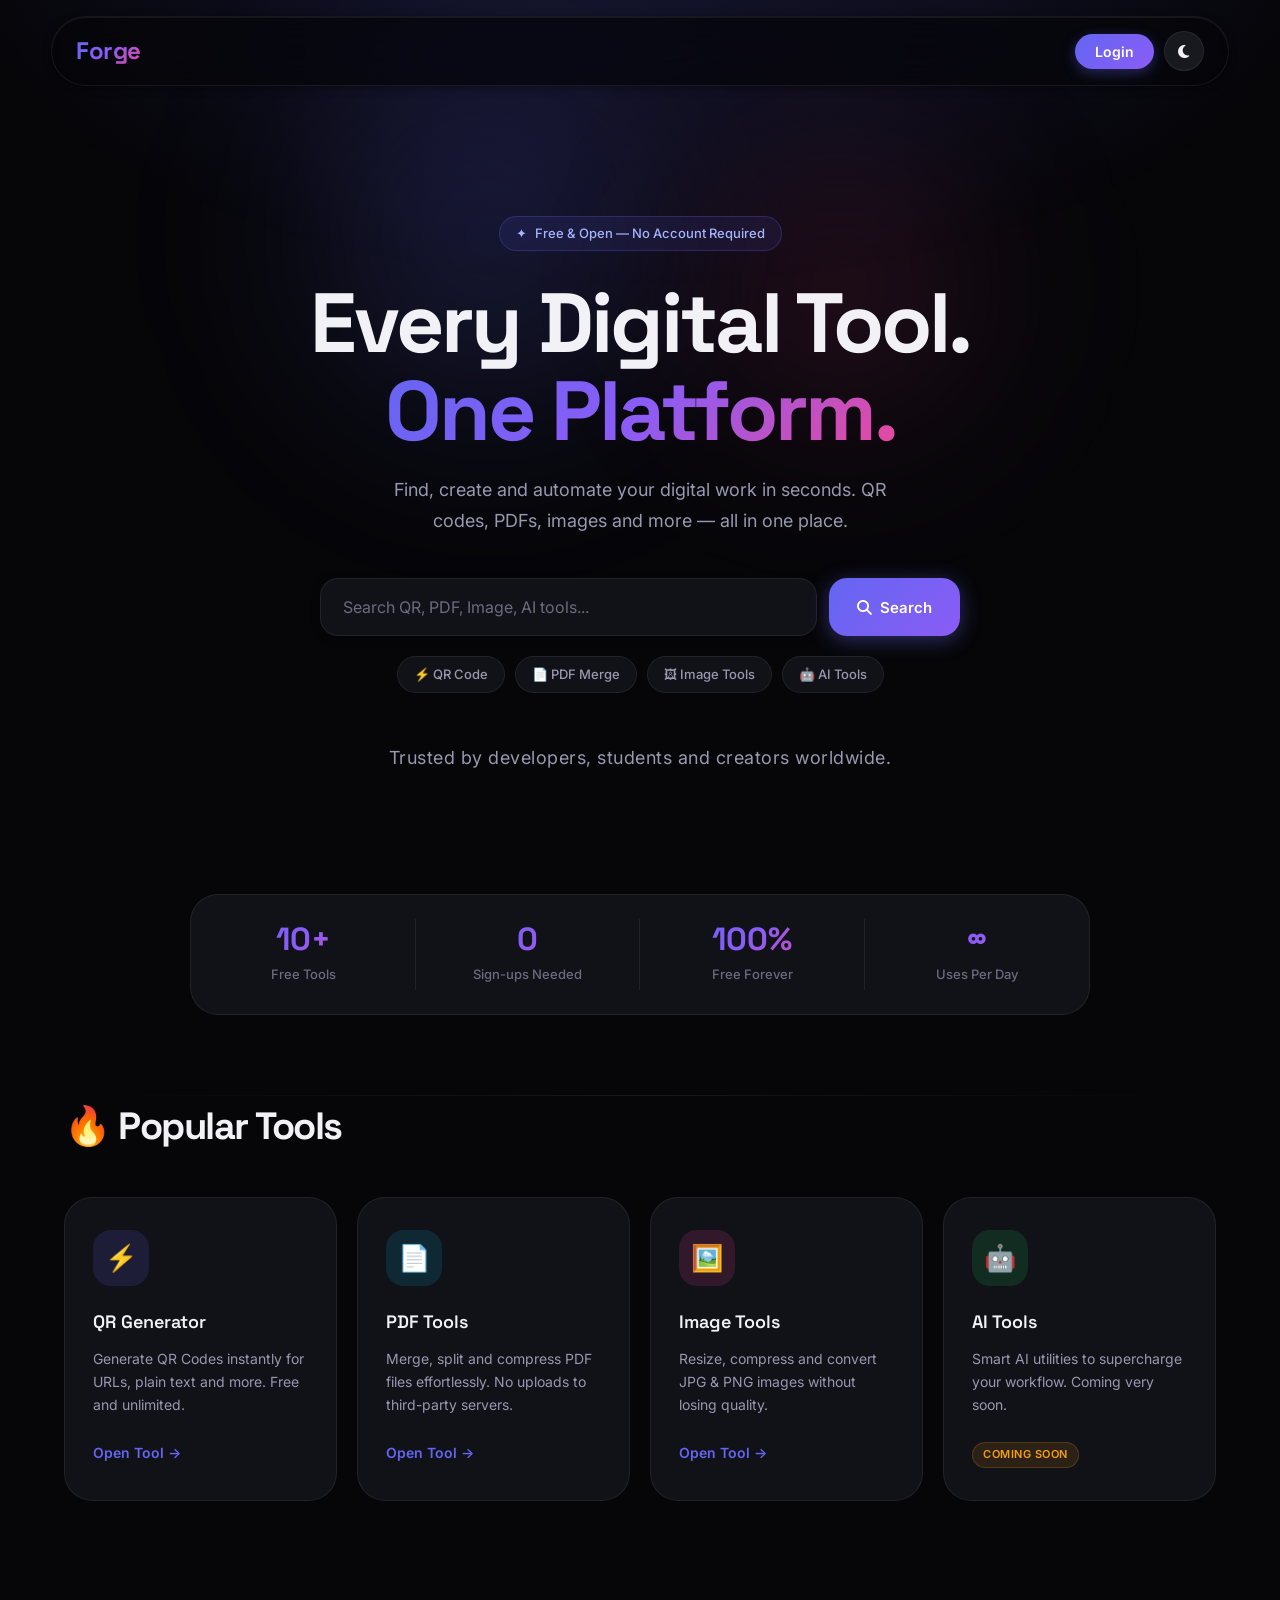
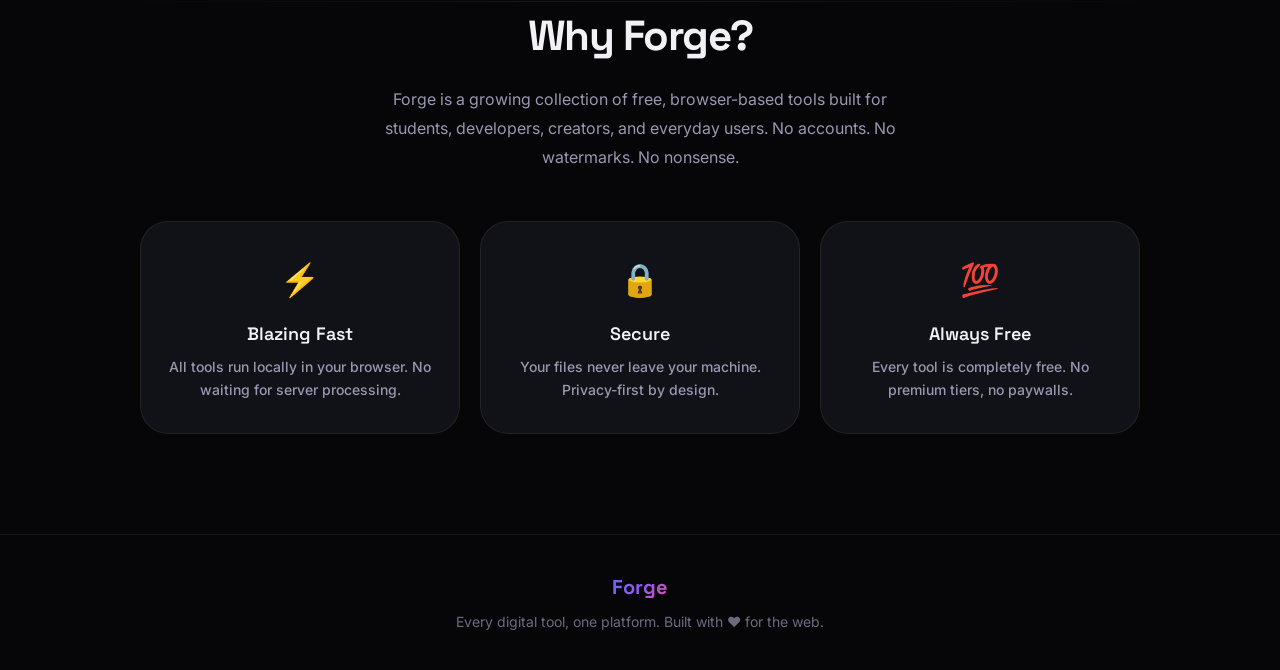
<file: frontend/index.html>
<!DOCTYPE html>
<html lang="en">

<head>
    <meta charset="UTF-8">
    <meta name="viewport" content="width=device-width, initial-scale=1.0">
    <meta name="description" content="Forge — Every digital tool you need in one place. QR generators, PDF tools, image compressors and more. Free, fast and secure.">
    <title>Forge — Every Digital Tool. One Platform.</title>

    <!-- Font Awesome -->
    <link rel="stylesheet" href="https://cdnjs.cloudflare.com/ajax/libs/font-awesome/6.7.2/css/all.min.css">

    <!-- CSS -->
    <link rel="stylesheet" href="style.css">
</head>

<body>

    <!-- NAVBAR -->
    <nav class="navbar">

        <div class="logo">Forge</div>

        <div class="nav-right">
            <button class="login-btn" id="loginBtn">Login</button>
            <button class="theme-btn" id="themeBtn">
                <i class="fa-solid fa-moon" id="themeIcon"></i>
            </button>
        </div>

    </nav>


    <!-- HERO SECTION -->
    <section class="hero">

        <div class="hero-badge">
            <span>✦</span> Free &amp; Open — No Account Required
        </div>

        <h1>
            Every Digital Tool.<br>
            <span class="gradient-text">One Platform.</span>
        </h1>

        <p>
            Find, create and automate your digital work in seconds.
            QR codes, PDFs, images and more — all in one place.
        </p>

        <div class="hero-search">
            <input
                type="text"
                id="searchInput"
                placeholder="Search QR, PDF, Image, AI tools...">
            <button class="search-btn" id="searchBtn">
                <i class="fa-solid fa-magnifying-glass"></i>&nbsp; Search
            </button>
        </div>

        <div class="popular-tags">
            <a href="qr.html">⚡ QR Code</a>
            <a href="pdf.html">📄 PDF Merge</a>
            <a href="image.html">🖼 Image Tools</a>
            <a href="#">🤖 AI Tools</a>
        </div>

        <p class="hero-footer">
            Trusted by developers, students and creators worldwide.
        </p>

    </section>


    <!-- STATS BAR -->
    <div class="stats-bar reveal">
        <div class="stat-item">
            <span class="stat-number">10+</span>
            <span class="stat-label">Free Tools</span>
        </div>
        <div class="stat-item">
            <span class="stat-number">0</span>
            <span class="stat-label">Sign-ups Needed</span>
        </div>
        <div class="stat-item">
            <span class="stat-number">100%</span>
            <span class="stat-label">Free Forever</span>
        </div>
        <div class="stat-item">
            <span class="stat-number">∞</span>
            <span class="stat-label">Uses Per Day</span>
        </div>
    </div>


    <hr class="divider">


    <!-- POPULAR TOOLS -->
    <section class="tools">

        <h2>🔥 Popular Tools</h2>

        <div class="tools-grid">

            <!-- QR Generator -->
            <div class="tool-card">
                <div class="tool-icon purple">⚡</div>
                <h3>QR Generator</h3>
                <p>Generate QR Codes instantly for URLs, plain text and more. Free and unlimited.</p>
                <a href="qr.html">Open Tool &rarr;</a>
            </div>

            <!-- PDF Merge -->
            <div class="tool-card">
                <div class="tool-icon blue">📄</div>
                <h3>PDF Tools</h3>
                <p>Merge, split and compress PDF files effortlessly. No uploads to third-party servers.</p>
                <a href="pdf.html">Open Tool &rarr;</a>
            </div>

            <!-- Image Tools -->
            <div class="tool-card">
                <div class="tool-icon pink">🖼️</div>
                <h3>Image Tools</h3>
                <p>Resize, compress and convert JPG &amp; PNG images without losing quality.</p>
                <a href="image.html">Open Tool &rarr;</a>
            </div>

            <!-- AI Tools -->
            <div class="tool-card">
                <div class="tool-icon green">🤖</div>
                <h3>AI Tools</h3>
                <p>Smart AI utilities to supercharge your workflow. Coming very soon.</p>
                <span class="badge-soon">Coming Soon</span>
            </div>

        </div>

    </section>


    <hr class="divider">


    <!-- ABOUT FORGE -->
    <section class="about reveal">

        <h2>Why Forge?</h2>

        <p>
            Forge is a growing collection of free, browser-based tools
            built for students, developers, creators, and everyday users.
            No accounts. No watermarks. No nonsense.
        </p>

        <div class="about-features">

            <div class="feature">
                <span class="feature-icon">⚡</span>
                <div class="feature-title">Blazing Fast</div>
                <div class="feature-desc">All tools run locally in your browser. No waiting for server processing.</div>
            </div>

            <div class="feature">
                <span class="feature-icon">🔒</span>
                <div class="feature-title">Secure</div>
                <div class="feature-desc">Your files never leave your machine. Privacy-first by design.</div>
            </div>

            <div class="feature">
                <span class="feature-icon">💯</span>
                <div class="feature-title">Always Free</div>
                <div class="feature-desc">Every tool is completely free. No premium tiers, no paywalls.</div>
            </div>

        </div>

    </section>


    <!-- FOOTER -->
    <footer class="footer">
        <div class="footer-brand">Forge</div>
        <p>Every digital tool, one platform. Built with ❤️ for the web.</p>
    </footer>


    <script src="tools.js"></script>
    <script src="theme.js"></script>
    <script>
        // Scroll reveal
        const observer = new IntersectionObserver((entries) => {
            entries.forEach(el => {
                if (el.isIntersecting) {
                    el.target.classList.add('visible');
                }
            });
        }, { threshold: 0.1 });
        document.querySelectorAll('.reveal').forEach(el => observer.observe(el));

        // Navbar scroll effect
        const navbar = document.querySelector('.navbar');
        window.addEventListener('scroll', () => {
            navbar.classList.toggle('scrolled', window.scrollY > 20);
        });
    </script>

</body>
</html>
</file>
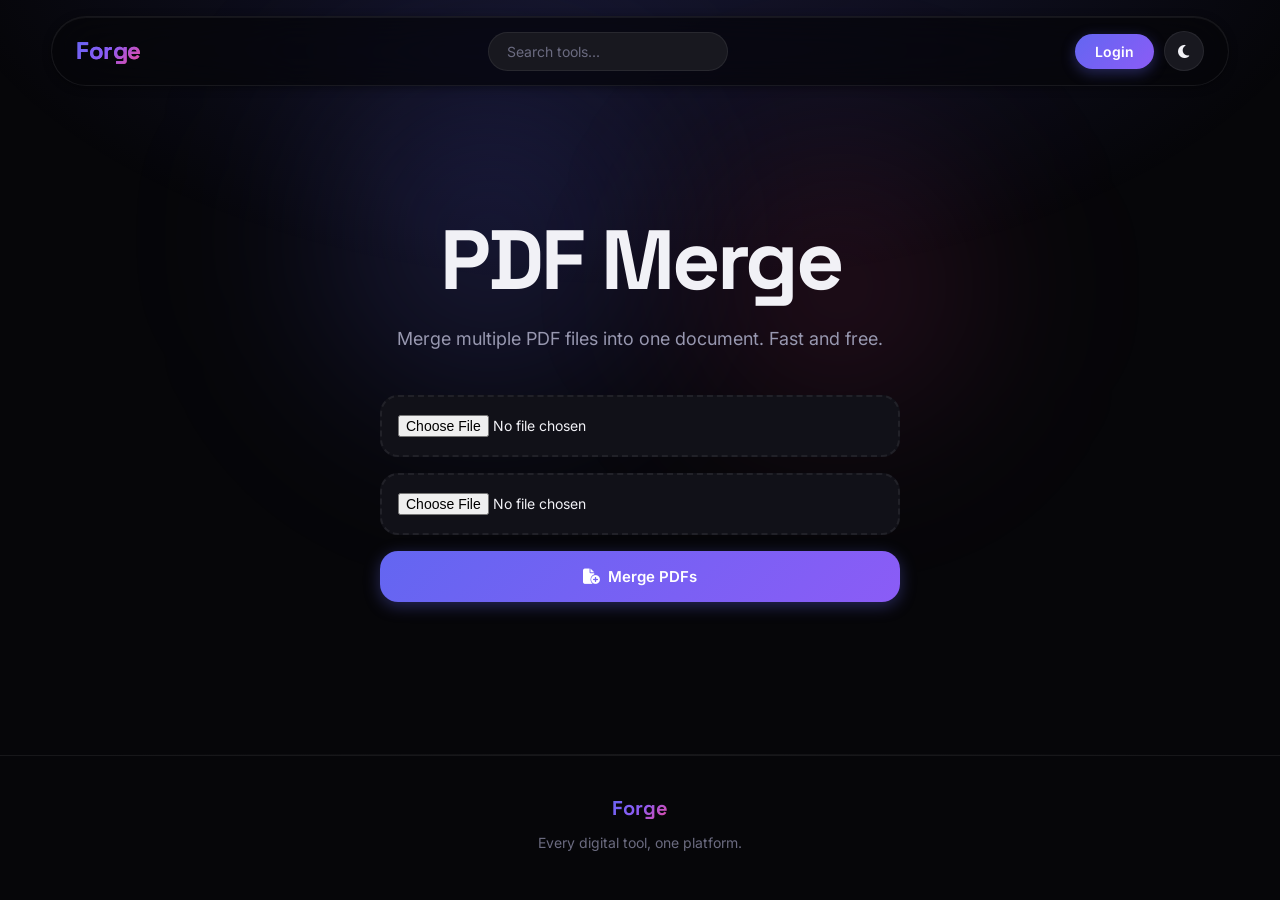
<file: frontend/pdf.html>
<!DOCTYPE html>
<html lang="en">

<head>
    <meta charset="UTF-8">
    <meta name="viewport" content="width=device-width, initial-scale=1.0">
    <meta name="description" content="Merge multiple PDF files into one document. Free, fast, no sign-up.">
    <title>PDF Merge | Forge</title>

    <link rel="stylesheet" href="https://cdnjs.cloudflare.com/ajax/libs/font-awesome/6.7.2/css/all.min.css">
    <link rel="stylesheet" href="style.css">
</head>

<body>

    <!-- NAVBAR -->
    <nav class="navbar">
        <div class="logo">
            <a href="index.html">Forge</a>
        </div>
        <div class="search-box">
            <input type="text" placeholder="Search tools...">
        </div>
        <div class="nav-right">
            <button class="login-btn">Login</button>
            <button class="theme-btn" id="themeBtn">
                <i class="fa-solid fa-moon" id="themeIcon"></i>
            </button>
        </div>
    </nav>

    <!-- HERO -->
    <section class="hero">

        <h1>PDF Merge</h1>

        <p>Merge multiple PDF files into one document. Fast and free.</p>

        <div class="pdf-upload">
            <input type="file" id="pdf1" accept=".pdf">
            <input type="file" id="pdf2" accept=".pdf">
            <button id="mergeBtn">
                <i class="fa-solid fa-file-circle-plus"></i>&nbsp; Merge PDFs
            </button>
        </div>

        <p id="statusMessage" class="error-message"></p>

    </section>

    <hr class="divider">

    <!-- FOOTER -->
    <footer class="footer">
        <div class="footer-brand">Forge</div>
        <p>Every digital tool, one platform.</p>
    </footer>

    <script src="pdf.js"></script>
    <script src="theme.js"></script>

</body>
</html>
</file>
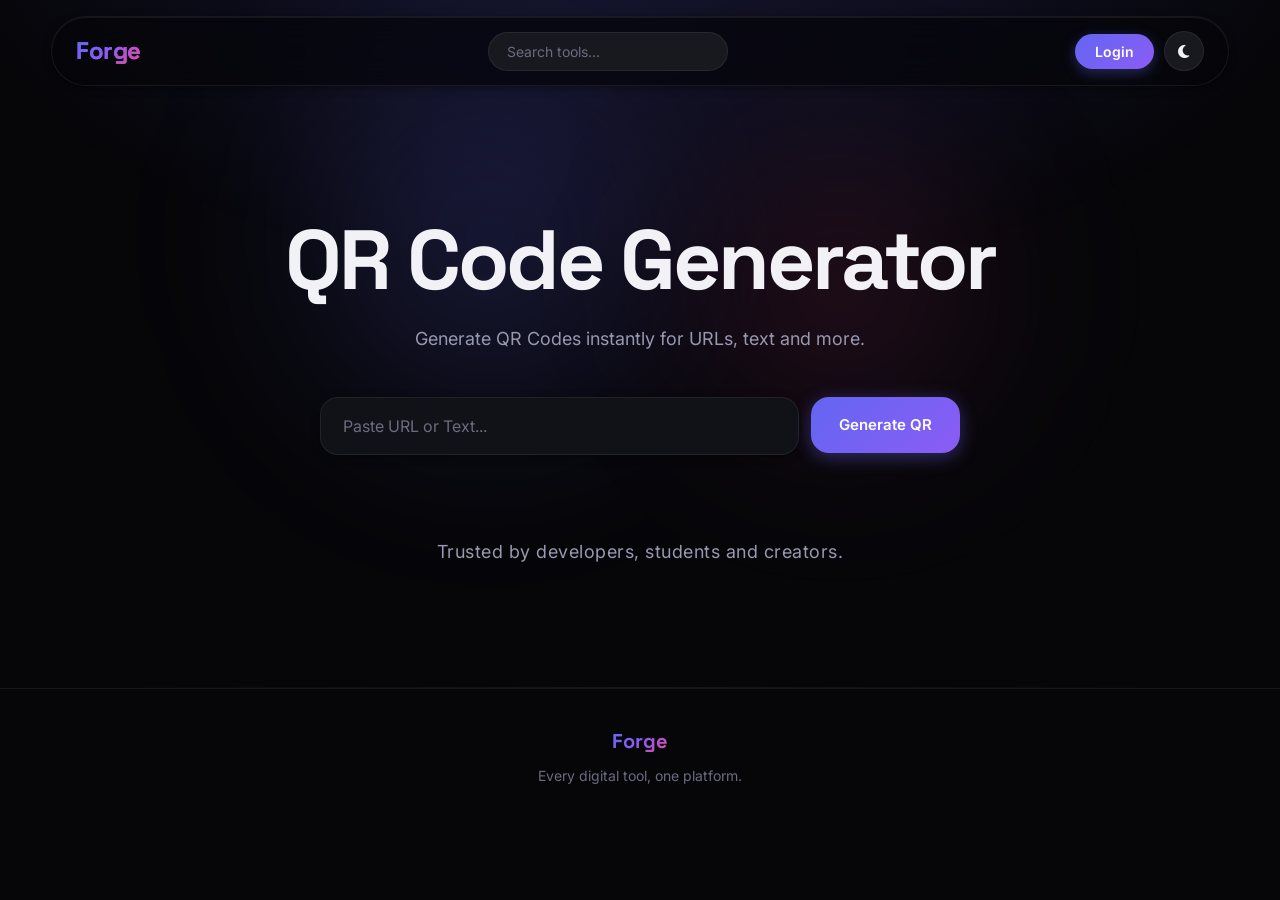
<file: frontend/qr.html>
<!DOCTYPE html>
<html lang="en">

<head>
    <meta charset="UTF-8">
    <meta name="viewport" content="width=device-width, initial-scale=1.0">
    <meta name="description" content="Generate QR Codes instantly for URLs, text and more. Free, unlimited, no sign-up required.">
    <title>QR Generator | Forge</title>

    <link rel="stylesheet" href="https://cdnjs.cloudflare.com/ajax/libs/font-awesome/6.7.2/css/all.min.css">
    <link rel="stylesheet" href="style.css">
</head>

<body>

    <!-- NAVBAR -->
    <nav class="navbar">
        <div class="logo">
            <a href="index.html">Forge</a>
        </div>
        <div class="search-box">
            <input type="text" placeholder="Search tools...">
        </div>
        <div class="nav-right">
            <button class="login-btn">Login</button>
            <button class="theme-btn" id="themeBtn">
                <i class="fa-solid fa-moon" id="themeIcon"></i>
            </button>
        </div>
    </nav>

    <!-- QR GENERATOR -->
    <section class="hero">

        <h1>QR Code Generator</h1>

        <p>Generate QR Codes instantly for URLs, text and more.</p>

        <div class="hero-search">
            <input
                id="qrInput"
                type="text"
                placeholder="Paste URL or Text...">
            <button id="generateBtn">Generate QR</button>
        </div>

        <!-- ERROR MESSAGE -->
        <p id="errorMessage" class="error-message"></p>

        <!-- QR RESULT -->
        <div id="qrCard" class="qr-result" style="display: none;">
            <img id="qrImage" alt="Generated QR Code">
            <h3>QR Generated Successfully</h3>
            <button id="downloadBtn">
                <i class="fa-solid fa-download"></i>&nbsp; Download PNG
            </button>
        </div>

        <p class="hero-footer">
            Trusted by developers, students and creators.
        </p>

    </section>

    <hr class="divider">

    <!-- FOOTER -->
    <footer class="footer">
        <div class="footer-brand">Forge</div>
        <p>Every digital tool, one platform.</p>
    </footer>

    <script src="script.js"></script>
    <script src="theme.js"></script>

</body>
</html>
</file>
<file: frontend/style.css>
/* GOOGLE FONTS */
@import url('https://fonts.googleapis.com/css2?family=Inter:wght@300;400;500;600;700;800;900&family=Space+Grotesk:wght@400;500;600;700&display=swap');

/* ROOT VARIABLES */
:root {
    --bg: #060609;
    --surface: #111118;
    --surface2: #18181f;
    --surface-hover: #1e1e28;
    --border: rgba(255,255,255,.07);
    --text: #f1f1f6;
    --text-muted: #6b6b80;
    --secondary: #9898b0;
    --accent: #6366f1;
    --accent2: #8b5cf6;
    --pink: #ec4899;
    --gradient-hero: linear-gradient(135deg, #6366f1 0%, #8b5cf6 50%, #ec4899 100%);
    --gradient-card: linear-gradient(135deg, rgba(99,102,241,.12) 0%, rgba(139,92,246,.06) 100%);
    --gradient-btn: linear-gradient(135deg, #6366f1 0%, #8b5cf6 100%);
    --gradient-bg: radial-gradient(ellipse 80% 60% at 50% -10%, rgba(99,102,241,.18) 0%, transparent 70%);
    --success: #22c55e;
    --warning: #f59e0b;
    --danger: #ef4444;
    --radius-sm: 10px;
    --radius: 18px;
    --radius-lg: 28px;
    --shadow-sm: 0 2px 8px rgba(0,0,0,.4);
    --shadow-md: 0 8px 32px rgba(0,0,0,.5);
    --shadow-lg: 0 24px 64px rgba(0,0,0,.6);
    --shadow-glow: 0 0 40px rgba(99,102,241,.25);
    --transition: .3s cubic-bezier(.4,0,.2,1);
    --navbar-bg: rgba(6,6,9,.75);
}

body.light {
    --bg: #f4f4f9;
    --surface: #ffffff;
    --surface2: #f8f8fc;
    --surface-hover: #f0f0f8;
    --border: rgba(0,0,0,.08);
    --text: #0f0f1a;
    --text-muted: #8888a8;
    --secondary: #55557a;
    --gradient-bg: radial-gradient(ellipse 80% 60% at 50% -10%, rgba(99,102,241,.12) 0%, transparent 70%);
    --shadow-sm: 0 2px 8px rgba(0,0,0,.08);
    --shadow-md: 0 8px 32px rgba(0,0,0,.12);
    --shadow-lg: 0 24px 64px rgba(0,0,0,.15);
    --shadow-glow: 0 0 40px rgba(99,102,241,.15);
    --navbar-bg: rgba(255,255,255,.82);
}

*, *::before, *::after { margin: 0; padding: 0; box-sizing: border-box; }
html { scroll-behavior: smooth; }

body {
    font-family: 'Inter', sans-serif;
    background: var(--bg);
    color: var(--text);
    line-height: 1.6;
    transition: background var(--transition), color var(--transition);
    overflow-x: hidden;
}
body::before {
    content: '';
    position: fixed;
    inset: 0;
    background: var(--gradient-bg);
    pointer-events: none;
    z-index: 0;
}

::-webkit-scrollbar { width: 5px; }
::-webkit-scrollbar-track { background: var(--bg); }
::-webkit-scrollbar-thumb { background: var(--accent); border-radius: 99px; }
::selection { background: rgba(99,102,241,.35); color: #fff; }

/* NAVBAR */
.navbar {
    position: sticky;
    top: 16px;
    width: 92%;
    max-width: 1280px;
    margin: 16px auto 0;
    padding: 14px 24px;
    display: flex;
    justify-content: space-between;
    align-items: center;
    background: var(--navbar-bg);
    backdrop-filter: blur(24px) saturate(180%);
    -webkit-backdrop-filter: blur(24px) saturate(180%);
    border: 1px solid var(--border);
    border-radius: 100px;
    z-index: 1000;
    transition: all var(--transition);
    box-shadow: var(--shadow-sm), inset 0 1px 0 rgba(255,255,255,.06);
}

.logo {
    font-family: 'Space Grotesk', sans-serif;
    font-size: 24px;
    font-weight: 700;
    letter-spacing: -.5px;
    background: var(--gradient-hero);
    -webkit-background-clip: text;
    -webkit-text-fill-color: transparent;
    background-clip: text;
    cursor: pointer;
    transition: opacity var(--transition);
    text-decoration: none;
}
.logo:hover { opacity: .8; }
.logo a { text-decoration: none; background: var(--gradient-hero); -webkit-background-clip: text; -webkit-text-fill-color: transparent; background-clip: text; }

.search-box input {
    width: 240px;
    padding: 10px 18px;
    background: var(--surface2);
    color: var(--text);
    border: 1px solid var(--border);
    border-radius: 99px;
    outline: none;
    font-size: 14px;
    font-family: 'Inter', sans-serif;
    transition: all var(--transition);
}
.search-box input:focus { border-color: var(--accent); box-shadow: 0 0 0 3px rgba(99,102,241,.15); }
.search-box input::placeholder { color: var(--text-muted); }

.nav-links { display: flex; gap: 4px; }
.nav-links a { padding: 8px 14px; color: var(--secondary); text-decoration: none; font-size: 14px; font-weight: 500; border-radius: 99px; transition: all var(--transition); }
.nav-links a:hover { color: var(--text); background: var(--surface-hover); }

.nav-right { display: flex; gap: 10px; align-items: center; }

.login-btn {
    padding: 9px 20px;
    background: var(--gradient-btn);
    color: #fff;
    border: none;
    border-radius: 99px;
    font-size: 14px;
    font-weight: 600;
    font-family: 'Inter', sans-serif;
    cursor: pointer;
    transition: all var(--transition);
    box-shadow: 0 4px 14px rgba(99,102,241,.35);
}
.login-btn:hover { transform: translateY(-2px); box-shadow: 0 8px 24px rgba(99,102,241,.5); }

.theme-btn {
    width: 40px;
    height: 40px;
    display: flex;
    justify-content: center;
    align-items: center;
    background: var(--surface2);
    color: var(--text);
    border: 1px solid var(--border);
    border-radius: 50%;
    cursor: pointer;
    transition: all var(--transition);
    font-size: 15px;
    font-family: 'Inter', sans-serif;
}
.theme-btn:hover { background: var(--surface-hover); border-color: var(--accent); transform: rotate(20deg); }

/* HERO */
.hero {
    position: relative;
    display: flex;
    flex-direction: column;
    justify-content: center;
    align-items: center;
    text-align: center;
    padding: 130px 20px 120px;
    z-index: 1;
}
.hero::before, .hero::after {
    content: '';
    position: absolute;
    border-radius: 50%;
    filter: blur(80px);
    pointer-events: none;
    animation: floatOrb 8s ease-in-out infinite;
    z-index: -1;
}
.hero::before { width: 500px; height: 500px; background: radial-gradient(circle, rgba(99,102,241,.25) 0%, transparent 70%); top: -100px; left: calc(50% - 400px); }
.hero::after { width: 400px; height: 400px; background: radial-gradient(circle, rgba(236,72,153,.18) 0%, transparent 70%); top: 0; right: calc(50% - 400px); animation-delay: -4s; }

@keyframes floatOrb {
    0%, 100% { transform: translateY(0) scale(1); }
    50% { transform: translateY(-30px) scale(1.05); }
}

.hero-badge {
    display: inline-flex;
    align-items: center;
    gap: 8px;
    padding: 6px 16px;
    background: rgba(99,102,241,.1);
    border: 1px solid rgba(99,102,241,.25);
    border-radius: 99px;
    font-size: 13px;
    font-weight: 500;
    color: #a5b4fc;
    margin-bottom: 28px;
    animation: fadeDown .6s ease both;
}

.hero h1 {
    font-family: 'Space Grotesk', sans-serif;
    font-size: clamp(48px, 8vw, 84px);
    font-weight: 800;
    line-height: 1.05;
    letter-spacing: -3px;
    max-width: 780px;
    margin-bottom: 20px;
    animation: fadeDown .7s .1s ease both;
}

.gradient-text { background: var(--gradient-hero); -webkit-background-clip: text; -webkit-text-fill-color: transparent; background-clip: text; }

.hero > p { font-size: 18px; color: var(--secondary); max-width: 520px; line-height: 1.7; animation: fadeDown .7s .2s ease both; }

.hero-search {
    display: flex;
    gap: 12px;
    margin-top: 42px;
    width: 100%;
    max-width: 640px;
    animation: fadeDown .7s .3s ease both;
}
.hero-search input {
    flex: 1;
    height: 58px;
    padding: 0 22px;
    background: var(--surface);
    color: var(--text);
    border: 1px solid var(--border);
    border-radius: var(--radius);
    outline: none;
    font-size: 16px;
    font-family: 'Inter', sans-serif;
    transition: all var(--transition);
    box-shadow: var(--shadow-sm);
}
.hero-search input::placeholder { color: var(--text-muted); }
.hero-search input:focus { border-color: var(--accent); box-shadow: 0 0 0 4px rgba(99,102,241,.15), var(--shadow-sm); }

.search-btn {
    height: 58px;
    padding: 0 28px;
    background: var(--gradient-btn);
    color: #fff;
    border: none;
    border-radius: var(--radius);
    font-size: 15px;
    font-weight: 600;
    font-family: 'Inter', sans-serif;
    cursor: pointer;
    transition: all var(--transition);
    white-space: nowrap;
    box-shadow: 0 4px 20px rgba(99,102,241,.4);
}
.search-btn:hover { transform: translateY(-2px); box-shadow: 0 8px 30px rgba(99,102,241,.6); }
.search-btn:active { transform: translateY(0); }

.popular-tags { display: flex; gap: 10px; flex-wrap: wrap; justify-content: center; margin-top: 20px; animation: fadeDown .7s .4s ease both; }
.popular-tags a { padding: 7px 16px; background: var(--surface); border: 1px solid var(--border); border-radius: 99px; color: var(--secondary); text-decoration: none; font-size: 13px; font-weight: 500; transition: all var(--transition); }
.popular-tags a:hover { color: var(--text); border-color: var(--accent); background: rgba(99,102,241,.08); transform: translateY(-2px); }

.hero-footer { margin-top: 50px; color: var(--text-muted); font-size: 14px; letter-spacing: .5px; animation: fadeDown .7s .5s ease both; }

/* STATS BAR */
.stats-bar {
    position: relative;
    z-index: 1;
    display: flex;
    justify-content: center;
    width: 90%;
    max-width: 900px;
    margin: 0 auto 80px;
    background: var(--surface);
    border: 1px solid var(--border);
    border-radius: var(--radius-lg);
    overflow: hidden;
    animation: fadeUp .7s .2s ease both;
}
.stat-item { flex: 1; padding: 28px 20px; text-align: center; transition: background var(--transition); position: relative; }
.stat-item:not(:last-child)::after { content: ''; position: absolute; right: 0; top: 20%; height: 60%; width: 1px; background: var(--border); }
.stat-item:hover { background: var(--surface-hover); }
.stat-number { font-family: 'Space Grotesk', sans-serif; font-size: 32px; font-weight: 700; background: var(--gradient-hero); -webkit-background-clip: text; -webkit-text-fill-color: transparent; background-clip: text; display: block; line-height: 1; margin-bottom: 6px; }
.stat-label { font-size: 13px; color: var(--text-muted); font-weight: 500; }

/* DIVIDER */
.divider { width: 85%; margin: 0 auto; border: none; height: 1px; background: linear-gradient(90deg, transparent, var(--border), transparent); }

/* TOOLS SECTION */
.tools { position: relative; z-index: 1; width: 90%; max-width: 1280px; margin: 0 auto 100px; }
.tools h2 { font-family: 'Space Grotesk', sans-serif; font-size: 38px; font-weight: 700; letter-spacing: -1.5px; margin-bottom: 40px; }
.tools-grid { display: grid; grid-template-columns: repeat(4, 1fr); gap: 20px; }

/* TOOL CARDS */
.tool-card {
    position: relative;
    background: var(--surface);
    border: 1px solid var(--border);
    border-radius: var(--radius-lg);
    padding: 32px 28px;
    transition: all var(--transition);
    cursor: pointer;
    overflow: hidden;
    animation: fadeUp .5s ease both;
}
.tool-card::before { content: ''; position: absolute; inset: 0; background: var(--gradient-card); opacity: 0; transition: opacity var(--transition); }
.tool-card:hover { transform: translateY(-8px); border-color: rgba(99,102,241,.4); box-shadow: var(--shadow-lg), 0 0 0 1px rgba(99,102,241,.15), var(--shadow-glow); }
.tool-card:hover::before { opacity: 1; }
.tool-card:nth-child(1) { animation-delay: .0s; }
.tool-card:nth-child(2) { animation-delay: .1s; }
.tool-card:nth-child(3) { animation-delay: .2s; }
.tool-card:nth-child(4) { animation-delay: .3s; }
.tool-icon { width: 56px; height: 56px; display: flex; align-items: center; justify-content: center; border-radius: var(--radius); font-size: 26px; margin-bottom: 22px; position: relative; z-index: 1; transition: transform var(--transition); }
.tool-card:hover .tool-icon { transform: scale(1.1) rotate(-5deg); }
.tool-icon.purple { background: rgba(99,102,241,.15); }
.tool-icon.blue   { background: rgba(6,182,212,.15); }
.tool-icon.pink   { background: rgba(236,72,153,.15); }
.tool-icon.green  { background: rgba(34,197,94,.15); }
.tool-card h3 { font-family: 'Space Grotesk', sans-serif; font-size: 18px; font-weight: 600; margin-bottom: 10px; position: relative; z-index: 1; }
.tool-card p { color: var(--secondary); font-size: 14px; line-height: 1.65; margin-bottom: 24px; position: relative; z-index: 1; }
.tool-card a { display: inline-flex; align-items: center; gap: 6px; text-decoration: none; color: var(--accent); font-size: 14px; font-weight: 600; position: relative; z-index: 1; transition: gap var(--transition); }
.tool-card a:hover { gap: 10px; }

.badge-soon { display: inline-block; padding: 3px 10px; background: rgba(245,158,11,.12); color: #f59e0b; border: 1px solid rgba(245,158,11,.2); border-radius: 99px; font-size: 11px; font-weight: 600; letter-spacing: .5px; text-transform: uppercase; }

/* ABOUT SECTION */
.about { position: relative; z-index: 1; width: 90%; max-width: 1000px; margin: 0 auto 100px; text-align: center; }
.about h2 { font-family: 'Space Grotesk', sans-serif; font-size: clamp(28px, 4vw, 42px); font-weight: 700; letter-spacing: -1.5px; margin-bottom: 16px; }
.about > p { color: var(--secondary); font-size: 16px; line-height: 1.8; max-width: 560px; margin: 0 auto 50px; }
.about-features { display: grid; grid-template-columns: repeat(3, 1fr); gap: 20px; }

.feature { background: var(--surface); border: 1px solid var(--border); border-radius: var(--radius-lg); padding: 32px 24px; font-size: 15px; font-weight: 500; transition: all var(--transition); position: relative; overflow: hidden; text-align: center; }
.feature::before { content: ''; position: absolute; inset: 0; background: var(--gradient-card); opacity: 0; transition: opacity var(--transition); }
.feature:hover { transform: translateY(-6px); border-color: rgba(99,102,241,.3); box-shadow: var(--shadow-md), var(--shadow-glow); }
.feature:hover::before { opacity: 1; }
.feature-icon { font-size: 32px; margin-bottom: 14px; display: block; }
.feature-title { font-family: 'Space Grotesk', sans-serif; font-size: 18px; font-weight: 600; margin-bottom: 8px; position: relative; z-index: 1; }
.feature-desc { color: var(--secondary); font-size: 14px; line-height: 1.6; position: relative; z-index: 1; }

/* FOOTER */
.footer { position: relative; z-index: 1; border-top: 1px solid var(--border); padding: 36px 5%; text-align: center; color: var(--text-muted); font-size: 14px; }
.footer-brand { font-family: 'Space Grotesk', sans-serif; font-size: 20px; font-weight: 700; background: var(--gradient-hero); -webkit-background-clip: text; -webkit-text-fill-color: transparent; background-clip: text; display: inline-block; margin-bottom: 8px; }

/* TOOL PAGES */
.tool-hero { position: relative; z-index: 1; display: flex; flex-direction: column; align-items: center; text-align: center; padding: 80px 20px 60px; }
.tool-hero h1 { font-family: 'Space Grotesk', sans-serif; font-size: clamp(36px, 6vw, 62px); font-weight: 700; letter-spacing: -2px; margin-bottom: 14px; animation: fadeDown .6s ease both; }
.tool-hero p { color: var(--secondary); font-size: 17px; max-width: 480px; line-height: 1.7; animation: fadeDown .6s .1s ease both; }

/* QR RESULT */
.qr-result { margin-top: 30px; padding: 36px; width: 340px; background: var(--surface); border: 1px solid var(--border); border-radius: var(--radius-lg); display: flex; flex-direction: column; align-items: center; gap: 20px; box-shadow: var(--shadow-lg); animation: popIn .45s cubic-bezier(.175,.885,.32,1.275) both; }
#qrImage { width: 230px; background: white; padding: 14px; border-radius: var(--radius); }
.qr-result h3 { font-size: 15px; font-weight: 600; color: var(--success); }

/* PDF / IMAGE UPLOAD */
.pdf-upload { display: flex; flex-direction: column; gap: 16px; width: 100%; max-width: 520px; margin: 40px auto 0; animation: fadeDown .6s .2s ease both; }
.pdf-upload input[type="file"] { background: var(--surface); color: var(--text); padding: 18px 16px; border: 2px dashed var(--border); border-radius: var(--radius); font-family: 'Inter', sans-serif; font-size: 14px; cursor: pointer; transition: all var(--transition); }
.pdf-upload input[type="file"]:hover { border-color: var(--accent); background: rgba(99,102,241,.04); }
.pdf-upload label { font-size: 14px; color: var(--secondary); font-weight: 500; text-align: left; }
.pdf-upload input[type="range"] { -webkit-appearance: none; width: 100%; height: 6px; background: linear-gradient(90deg, var(--accent) 50%, var(--surface2) 50%); border-radius: 99px; outline: none; cursor: pointer; }
.pdf-upload input[type="range"]::-webkit-slider-thumb { -webkit-appearance: none; width: 20px; height: 20px; border-radius: 50%; background: var(--gradient-btn); box-shadow: 0 0 10px rgba(99,102,241,.5); }
.pdf-upload button { padding: 16px; background: var(--gradient-btn); color: white; border: none; border-radius: var(--radius); cursor: pointer; transition: all var(--transition); font-size: 15px; font-weight: 600; font-family: 'Inter', sans-serif; box-shadow: 0 4px 16px rgba(99,102,241,.35); }
.pdf-upload button:hover { transform: translateY(-2px); box-shadow: 0 8px 24px rgba(99,102,241,.5); }

/* GENERATE BUTTON */
#generateBtn { height: 56px; padding: 0 28px; background: var(--gradient-btn); color: #fff; border: none; border-radius: var(--radius); font-size: 15px; font-weight: 600; font-family: 'Inter', sans-serif; cursor: pointer; transition: all var(--transition); white-space: nowrap; box-shadow: 0 4px 18px rgba(99,102,241,.4); }
#generateBtn:hover { transform: translateY(-2px); box-shadow: 0 8px 28px rgba(99,102,241,.55); }
#generateBtn:active { transform: translateY(0); }
#generateBtn:disabled { opacity: .55; cursor: not-allowed; transform: none; box-shadow: none; }

/* DOWNLOAD BUTTON */
#downloadBtn { padding: 12px 24px; background: var(--gradient-btn); color: #fff; border: none; border-radius: var(--radius-sm); font-size: 14px; font-weight: 600; cursor: pointer; transition: all var(--transition); font-family: 'Inter', sans-serif; box-shadow: 0 4px 16px rgba(99,102,241,.35); }
#downloadBtn:hover { transform: translateY(-2px); box-shadow: 0 8px 28px rgba(99,102,241,.5); }

/* ERROR MESSAGE */
.error-message { margin-top: 10px; color: #f87171; font-size: 14px; font-weight: 500; min-height: 22px; }

/* ANIMATIONS */
@keyframes fadeDown { from { opacity: 0; transform: translateY(-24px); } to { opacity: 1; transform: translateY(0); } }
@keyframes fadeUp { from { opacity: 0; transform: translateY(30px); } to { opacity: 1; transform: translateY(0); } }
@keyframes popIn { from { opacity: 0; transform: scale(.85); } to { opacity: 1; transform: scale(1); } }

.reveal { opacity: 0; transform: translateY(30px); transition: opacity .7s ease, transform .7s ease; }
.reveal.visible { opacity: 1; transform: translateY(0); }

/* RESPONSIVE */
@media (max-width: 1024px) { .tools-grid { grid-template-columns: repeat(2, 1fr); } .about-features { grid-template-columns: repeat(2, 1fr); } }
@media (max-width: 768px) { .navbar { top: 10px; padding: 12px 18px; } .search-box { display: none; } .hero { padding: 90px 20px 80px; } .hero-search { flex-direction: column; } .hero-search input, .search-btn { width: 100%; } .tools-grid { grid-template-columns: 1fr; } .about-features { grid-template-columns: 1fr; } .stats-bar { flex-direction: column; } .stat-item::after { display: none !important; } .nav-links { display: none; } }
@media (max-width: 480px) { .popular-tags { flex-wrap: wrap; } .qr-result { width: 100%; } #generateBtn { width: 100%; } }
</file>
